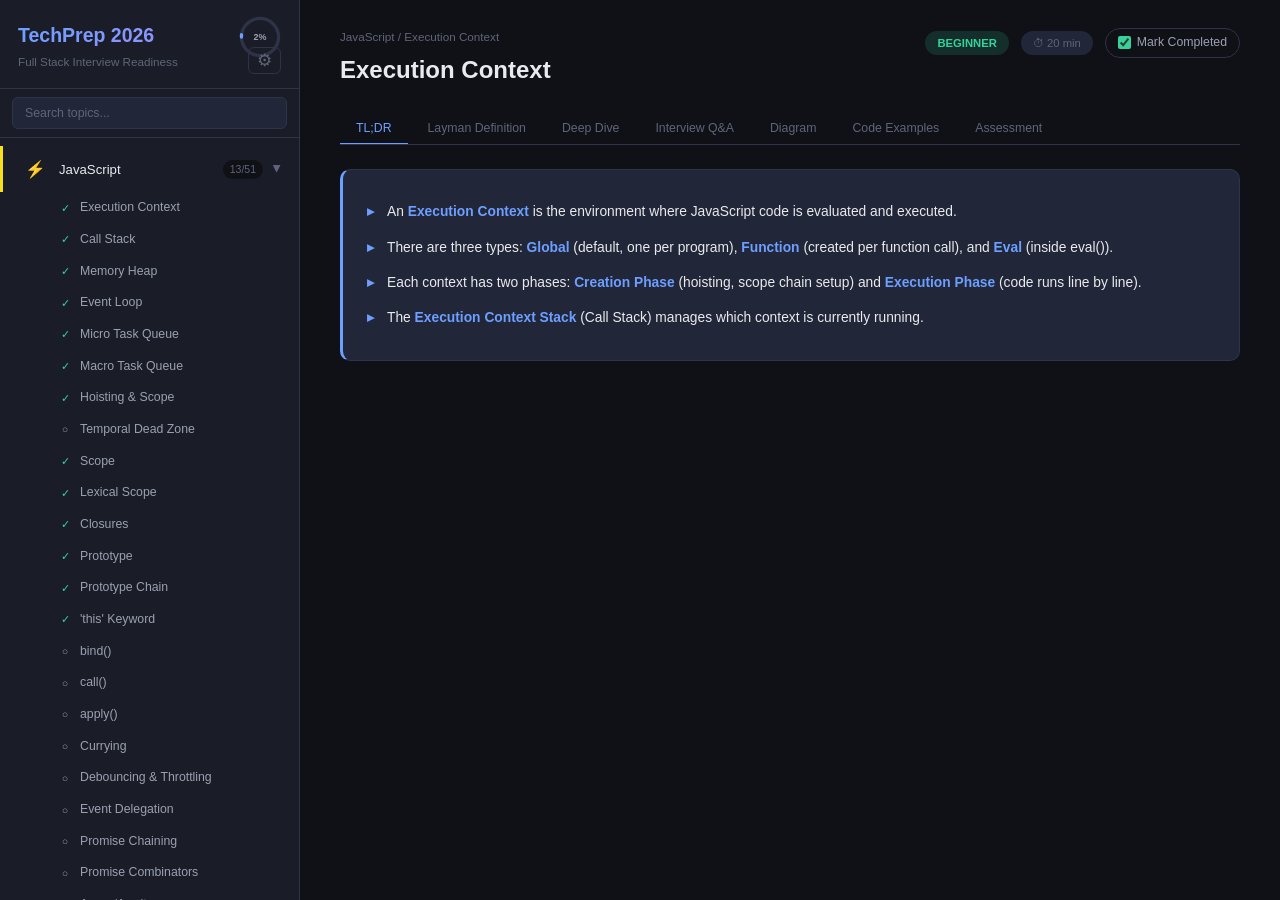
<file: index.html>
<!DOCTYPE html>
<html lang="en">
<head>
  <meta charset="UTF-8" />
  <meta name="viewport" content="width=device-width, initial-scale=1.0" />
  <title>TechPrep 2026 — Interview Readiness</title>
  <meta name="viewport" content="width=device-width, initial-scale=1.0, maximum-scale=1.0, user-scalable=no" />
  <link rel="stylesheet" href="css/style.css" />
</head>
<body>
  <button class="hamburger" id="hamburger" aria-label="Toggle sidebar">&#9776;</button>
  <div class="sidebar-overlay" id="sidebar-overlay"></div>
  <div id="app">
    <aside id="sidebar">
      <div class="sidebar-header">
        <h1>TechPrep 2026</h1>
        <p class="subtitle">Full Stack Interview Readiness</p>
        <div class="progress-ring-container">
          <svg viewBox="0 0 36 36" class="progress-ring">
            <path class="ring-bg" d="M18 2.0845 a 15.9155 15.9155 0 0 1 0 31.831 a 15.9155 15.9155 0 0 1 0 -31.831" />
            <path class="ring-fill" id="progress-ring-fill" d="M18 2.0845 a 15.9155 15.9155 0 0 1 0 31.831 a 15.9155 15.9155 0 0 1 0 -31.831" />
          </svg>
          <span id="progress-percent" class="progress-text">0%</span>
        </div>
        <button class="settings-btn" id="settings-btn" title="Preferences">⚙</button>
      </div>
      <div class="search-wrapper">
        <input type="text" id="topic-search" placeholder="Search topics..." autocomplete="off" />
      </div>
      <nav id="category-nav">
        <!-- Categories rendered by JS -->
      </nav>
    </aside>

    <main id="content">
      <div id="welcome-screen" class="content-panel">
        <div class="welcome-content">
          <span class="welcome-icon">🚀</span>
          <h2>Welcome to TechPrep 2026</h2>
          <p>Select a category from the sidebar to begin mastering interview topics.</p>
          <div class="quick-stats">
            <div class="stat-card">
              <span class="stat-number" id="total-topics">0</span>
              <span class="stat-label">Topics</span>
            </div>
            <div class="stat-card">
              <span class="stat-number" id="completed-count">0</span>
              <span class="stat-label">Completed</span>
            </div>
            <div class="stat-card">
              <span class="stat-number" id="categories-count">0</span>
              <span class="stat-label">Categories</span>
            </div>
          </div>
        </div>
      </div>

      <div id="topic-view" class="content-panel" style="display:none;">
        <div class="topic-header">
          <div>
            <span id="topic-breadcrumb" class="breadcrumb"></span>
            <h2 id="topic-title"></h2>
          </div>
          <div class="topic-meta">
            <span id="topic-difficulty" class="difficulty-badge"></span>
            <span id="topic-time" class="time-badge"></span>
            <label class="completed-toggle">
              <input type="checkbox" id="mark-completed" />
              <span>Mark Completed</span>
            </label>
          </div>
        </div>

        <div class="topic-body">
          <nav class="topic-tabs">
            <button class="tab active" data-section="tldr">TL;DR</button>
            <button class="tab" data-section="layman">Layman Definition</button>
            <button class="tab" data-section="deepdive">Deep Dive</button>
            <button class="tab" data-section="interview">Interview Q&A</button>
            <button class="tab" data-section="diagram">Diagram</button>
            <button class="tab" data-section="code">Code Examples</button>
            <button class="tab" data-section="mcq">Assessment</button>
          </nav>

          <!-- TLDR -->
          <section id="sec-tldr" class="tab-content active">
            <div class="section-card tldr-card">
              <div class="tldr-content" id="tldr-content"></div>
            </div>
          </section>

          <!-- Layman -->
          <section id="sec-layman" class="tab-content">
            <div class="section-card">
              <div class="section-icon">🧑‍🏫</div>
              <p id="layman-content"></p>
            </div>
          </section>

          <!-- Deep Dive -->
          <section id="sec-deepdive" class="tab-content">
            <div class="section-card">
              <div id="deepdive-content"></div>
            </div>
          </section>

          <!-- Interview Q&A -->
          <section id="sec-interview" class="tab-content">
            <div id="interview-list"></div>
          </section>

          <!-- Diagram -->
          <section id="sec-diagram" class="tab-content">
            <div class="diagram-container">
              <div id="diagram-content"></div>
            </div>
          </section>

          <!-- Code -->
          <section id="sec-code" class="tab-content">
            <div id="code-examples"></div>
          </section>

          <!-- MCQ -->
          <section id="sec-mcq" class="tab-content">
            <div id="mcq-container">
              <div id="mcq-questions"></div>
              <button id="mcq-submit" class="btn-primary">Submit Answers</button>
              <div id="mcq-result"></div>
            </div>
          </section>
        </div>
      </div>
    </main>
  </div>

  <!-- Preferences Panel -->
  <div class="prefs-overlay" id="prefs-overlay">
    <div class="prefs-panel">
      <div class="prefs-header">
        <h2>Preferences</h2>
        <button class="prefs-close" id="prefs-close">&times;</button>
      </div>
      <div class="prefs-body" id="prefs-body">
        <!-- Rendered by JS -->
      </div>
    </div>
  </div>

  <script src="data/javascript/topics-data.js"></script>
  <script src="data/react/topics-data.js"></script>
  <script src="data/nodejs/topics-data.js"></script>
  <script src="data/nextjs/topics-data.js"></script>
  <script src="data/express/topics-data.js"></script>
  <script src="data/mongodb/topics-data.js"></script>
  <script src="data/sql/topics-data.js"></script>
  <script src="data/auth/topics-data.js"></script>
  <script src="data/devops-fundamentals/topics-data.js"></script>
  <script src="data/version-control-git/topics-data.js"></script>
  <script src="data/github/topics-data.js"></script>
  <script src="data/cicd/topics-data.js"></script>
  <script src="data/github-actions/topics-data.js"></script>
  <script src="data/jenkins/topics-data.js"></script>
  <script src="data/docker/topics-data.js"></script>
  <script src="data/kubernetes/topics-data.js"></script>
  <script src="data/cdn/topics-data.js"></script>
  <script src="data/traffic-management/topics-data.js"></script>
  <script src="data/api-gateway/topics-data.js"></script>
  <script src="data/monitoring/topics-data.js"></script>
  <script src="data/logging/topics-data.js"></script>
  <script src="data/mern/topics-data.js"></script>
  <script src="data/system-design/topics-data.js"></script>
  <script src="data/devops/topics-data.js"></script>
  <script src="data/git/topics-data.js"></script>
  <script src="data/dsa/topics-data.js"></script>
  <script src="data/oop/topics-data.js"></script>
  <script src="data/practice/topics-data.js"></script>
  <script src="js/app.js"></script>
</body>
</html>
</file>
<file: css/style.css>
/* ===================== RESET & BASE ===================== */
*, *::before, *::after {
  margin: 0;
  padding: 0;
  box-sizing: border-box;
}

/* ===================== THEME PRESETS ===================== */
.theme-dark {
  --bg-primary: #0f1117;
  --bg-secondary: #1a1d28;
  --bg-card: #222639;
  --bg-hover: #2a2f45;
  --text-primary: #e8eaed;
  --text-secondary: #9aa0b0;
  --text-muted: #5f6578;
  --border: #2e3348;
  --accent: #6c9fff;
  --accent-hover: #5a8aee;
  --success: #34d399;
  --warning: #fbbf24;
  --danger: #f87171;
  --purple: #a78bfa;
  --pink: #f472b6;
}

.theme-light {
  --bg-primary: #ffffff;
  --bg-secondary: #f5f6fa;
  --bg-card: #ffffff;
  --bg-hover: #eef0f6;
  --text-primary: #1a1d2e;
  --text-secondary: #5a5f7a;
  --text-muted: #9aa0b0;
  --border: #dde0ea;
  --accent: #4f7cff;
  --accent-hover: #3a66ee;
  --success: #22c57e;
  --warning: #e6a817;
  --danger: #e74c4c;
  --purple: #8b6cf7;
  --pink: #e472b6;
}

.theme-sepia {
  --bg-primary: #fbf3e8;
  --bg-secondary: #f0e6d3;
  --bg-card: #faf1e2;
  --bg-hover: #e8dcc8;
  --text-primary: #3b2e1a;
  --text-secondary: #6b5d4a;
  --text-muted: #9a8a75;
  --border: #d6c8b4;
  --accent: #8b6c42;
  --accent-hover: #7a5e38;
  --success: #5c8f6a;
  --warning: #c4943a;
  --danger: #b3513a;
  --purple: #7f6a9e;
  --pink: #b06a8e;
}

.theme-forest {
  --bg-primary: #0f1a12;
  --bg-secondary: #1a2a1f;
  --bg-card: #223528;
  --bg-hover: #2a4030;
  --text-primary: #dce8d8;
  --text-secondary: #9aaf96;
  --text-muted: #5f785c;
  --border: #2e4a35;
  --accent: #6abf69;
  --accent-hover: #58ad57;
  --success: #4ecdc4;
  --warning: #f4d03f;
  --danger: #e67e5a;
  --purple: #9b8ec4;
  --pink: #d4849a;
}

.theme-ocean {
  --bg-primary: #0a1628;
  --bg-secondary: #14223a;
  --bg-card: #1a2d48;
  --bg-hover: #223a58;
  --text-primary: #d6e6f5;
  --text-secondary: #8aa9cc;
  --text-muted: #5a7a9a;
  --border: #26466a;
  --accent: #4fc3f7;
  --accent-hover: #3ab0e8;
  --success: #66bb6a;
  --warning: #ffb74d;
  --danger: #ef5350;
  --purple: #9575cd;
  --pink: #f06292;
}

:root {
  --sidebar-width: 300px;
  --radius: 10px;
  --radius-sm: 6px;
  --shadow: 0 2px 12px rgba(0,0,0,0.3);
  --transition: 0.2s ease;
  --body-font: -apple-system, BlinkMacSystemFont, 'Segoe UI', Roboto, 'Helvetica Neue', Arial, sans-serif;
  --heading-font: -apple-system, BlinkMacSystemFont, 'Segoe UI', Roboto, 'Helvetica Neue', Arial, sans-serif;
}

html {
  font-size: 15px;
  scroll-behavior: smooth;
}

body {
  font-family: var(--body-font);
  background: var(--bg-primary);
  color: var(--text-primary);
  line-height: 1.6;
  overflow: hidden;
}

h1, h2, h3, h4, h5, h6 {
  font-family: var(--heading-font);
}

/* ===================== LAYOUT ===================== */
#app {
  display: flex;
  height: 100vh;
  overflow: hidden;
}

/* ===================== SIDEBAR ===================== */
#sidebar {
  width: var(--sidebar-width);
  min-width: var(--sidebar-width);
  background: var(--bg-secondary);
  border-right: 1px solid var(--border);
  display: flex;
  flex-direction: column;
  overflow: hidden;
}

.sidebar-header {
  padding: 20px 18px 16px;
  border-bottom: 1px solid var(--border);
  position: relative;
}

.sidebar-header h1 {
  font-size: 1.3rem;
  font-weight: 700;
  background: linear-gradient(135deg, var(--accent), var(--purple));
  -webkit-background-clip: text;
  -webkit-text-fill-color: transparent;
  background-clip: text;
}

.sidebar-header .subtitle {
  font-size: 0.78rem;
  color: var(--text-muted);
  margin-top: 2px;
}

.progress-ring-container {
  position: absolute;
  top: 16px;
  right: 18px;
  width: 42px;
  height: 42px;
}

.progress-ring {
  width: 42px;
  height: 42px;
  transform: rotate(-90deg);
}

.ring-bg {
  fill: none;
  stroke: var(--border);
  stroke-width: 2.8;
}

.ring-fill {
  fill: none;
  stroke: var(--accent);
  stroke-width: 2.8;
  stroke-linecap: round;
  stroke-dasharray: 100;
  stroke-dashoffset: 100;
  transition: stroke-dashoffset 0.5s ease;
}

.progress-text {
  position: absolute;
  top: 50%;
  left: 50%;
  transform: translate(-50%, -50%);
  font-size: 0.6rem;
  font-weight: 700;
  color: var(--text-secondary);
}

/* ===================== SIDEBAR SEARCH ===================== */
.search-wrapper {
  padding: 8px 12px;
  border-bottom: 1px solid var(--border);
}

#topic-search {
  width: 100%;
  padding: 8px 12px;
  border: 1px solid var(--border);
  border-radius: var(--radius-sm);
  background: var(--bg-card);
  color: var(--text-primary);
  font-size: 0.82rem;
  outline: none;
  transition: border-color var(--transition);
}

#topic-search:focus {
  border-color: var(--accent);
}

#topic-search::placeholder {
  color: var(--text-muted);
}

/* ===================== SETTINGS BUTTON ===================== */
.settings-btn {
  position: absolute;
  bottom: 14px;
  right: 18px;
  background: none;
  border: 1px solid var(--border);
  border-radius: var(--radius-sm);
  color: var(--text-muted);
  cursor: pointer;
  font-size: 1.1rem;
  padding: 4px 8px;
  line-height: 1;
  transition: all var(--transition);
}

.settings-btn:hover {
  color: var(--accent);
  border-color: var(--accent);
  background: rgba(108, 159, 255, 0.06);
}

/* ===================== PREFERENCES OVERLAY ===================== */
.prefs-overlay {
  position: fixed;
  inset: 0;
  background: rgba(0,0,0,0.5);
  z-index: 1000;
  display: none;
  align-items: center;
  justify-content: center;
  backdrop-filter: blur(4px);
}

.prefs-overlay.open {
  display: flex;
}

.prefs-panel {
  background: var(--bg-card);
  border: 1px solid var(--border);
  border-radius: var(--radius);
  width: 480px;
  max-width: 90vw;
  max-height: 85vh;
  overflow-y: auto;
  padding: 0;
  box-shadow: var(--shadow);
  animation: fadeIn 0.2s ease;
}

.prefs-header {
  display: flex;
  justify-content: space-between;
  align-items: center;
  padding: 18px 20px;
  border-bottom: 1px solid var(--border);
  position: sticky;
  top: 0;
  background: var(--bg-card);
  z-index: 1;
}

.prefs-header h2 {
  font-size: 1.1rem;
  font-weight: 600;
}

.prefs-close {
  background: none;
  border: none;
  color: var(--text-muted);
  font-size: 1.3rem;
  cursor: pointer;
  padding: 0 4px;
  line-height: 1;
  transition: color var(--transition);
}

.prefs-close:hover {
  color: var(--text-primary);
}

.prefs-body {
  padding: 16px 20px 20px;
}

.prefs-section {
  margin-bottom: 18px;
}

.prefs-section:last-child {
  margin-bottom: 0;
}

.prefs-label {
  display: block;
  font-size: 0.8rem;
  font-weight: 600;
  color: var(--text-secondary);
  text-transform: uppercase;
  letter-spacing: 0.5px;
  margin-bottom: 8px;
}

.prefs-row {
  display: flex;
  gap: 8px;
  flex-wrap: wrap;
}

.theme-option {
  flex: 1;
  min-width: 70px;
  padding: 8px 4px;
  border: 2px solid var(--border);
  border-radius: var(--radius-sm);
  background: var(--bg-primary);
  color: var(--text-secondary);
  font-size: 0.78rem;
  font-weight: 500;
  cursor: pointer;
  text-align: center;
  transition: all var(--transition);
}

.theme-option:hover {
  border-color: var(--text-muted);
  color: var(--text-primary);
}

.theme-option.active {
  border-color: var(--accent);
  color: var(--accent);
  background: rgba(108, 159, 255, 0.08);
}

.prefs-field {
  display: flex;
  align-items: center;
  gap: 10px;
  margin-bottom: 6px;
}

.prefs-field label {
  font-size: 0.85rem;
  color: var(--text-secondary);
  min-width: 100px;
  flex-shrink: 0;
}

.prefs-field input[type="color"] {
  width: 34px;
  height: 34px;
  padding: 2px;
  border: 1px solid var(--border);
  border-radius: var(--radius-sm);
  background: var(--bg-primary);
  cursor: pointer;
}

.prefs-field input[type="range"] {
  flex: 1;
  accent-color: var(--accent);
}

.prefs-field .range-value {
  font-size: 0.82rem;
  color: var(--text-muted);
  min-width: 32px;
  text-align: right;
}

.prefs-field select {
  flex: 1;
  padding: 6px 10px;
  border: 1px solid var(--border);
  border-radius: var(--radius-sm);
  background: var(--bg-primary);
  color: var(--text-primary);
  font-size: 0.82rem;
  outline: none;
  cursor: pointer;
}

.prefs-field select:focus {
  border-color: var(--accent);
}

.prefs-reset {
  margin-top: 12px;
  padding: 7px 18px;
  font-size: 0.82rem;
  font-weight: 500;
  color: var(--danger);
  background: rgba(248, 113, 113, 0.08);
  border: 1px solid rgba(248, 113, 113, 0.2);
  border-radius: var(--radius-sm);
  cursor: pointer;
  transition: all var(--transition);
}

.prefs-reset:hover {
  background: rgba(248, 113, 113, 0.15);
}

/* ===================== CATEGORY NAV ===================== */
#category-nav {
  flex: 1;
  overflow-y: auto;
  padding: 8px 0;
}

#category-nav::-webkit-scrollbar {
  width: 4px;
}

#category-nav::-webkit-scrollbar-track {
  background: transparent;
}

#category-nav::-webkit-scrollbar-thumb {
  background: var(--border);
  border-radius: 4px;
}

.cat-item {
  border-bottom: 1px solid transparent;
}

.cat-header {
  display: flex;
  align-items: center;
  gap: 10px;
  padding: 10px 18px;
  cursor: pointer;
  transition: background var(--transition);
  user-select: none;
}

.cat-header:hover {
  background: var(--bg-hover);
}

.cat-header .cat-icon {
  font-size: 1.1rem;
  width: 28px;
  text-align: center;
}

.cat-header .cat-name {
  flex: 1;
  font-size: 0.88rem;
  font-weight: 500;
}

.cat-header .cat-arrow {
  font-size: 0.65rem;
  color: var(--text-muted);
  transition: transform var(--transition);
}

.cat-header.open .cat-arrow {
  transform: rotate(90deg);
}

.cat-progress {
  font-size: 0.7rem;
  color: var(--text-muted);
  background: var(--bg-primary);
  padding: 1px 7px;
  border-radius: 10px;
  min-width: 28px;
  text-align: center;
}

.cat-topics {
  max-height: 0;
  overflow: hidden;
  transition: max-height 0.3s ease;
}

.cat-topics.open {
  max-height: 2000px;
}

.topic-link {
  display: flex;
  align-items: center;
  gap: 8px;
  padding: 6px 18px 6px 56px;
  font-size: 0.82rem;
  color: var(--text-secondary);
  cursor: pointer;
  transition: all var(--transition);
  border-left: 2px solid transparent;
}

.topic-link:hover {
  color: var(--text-primary);
  background: var(--bg-hover);
}

.topic-link.active {
  color: var(--accent);
  border-left-color: var(--accent);
  background: rgba(108, 159, 255, 0.06);
}

.topic-link .check {
  font-size: 0.7rem;
  width: 14px;
  text-align: center;
  flex-shrink: 0;
}

.topic-link .check.done {
  color: var(--success);
}

/* ===================== MAIN CONTENT ===================== */
#content {
  flex: 1;
  overflow-y: auto;
  padding: 28px 36px;
  background: var(--bg-primary);
}

#content::-webkit-scrollbar {
  width: 6px;
}

#content::-webkit-scrollbar-thumb {
  background: var(--border);
  border-radius: 4px;
}

.content-panel {
  max-width: 900px;
  margin: 0 auto;
  animation: fadeIn 0.3s ease;
}

@keyframes fadeIn {
  from { opacity: 0; transform: translateY(8px); }
  to { opacity: 1; transform: translateY(0); }
}

/* ===================== WELCOME ===================== */
.welcome-content {
  text-align: center;
  padding: 80px 20px;
}

.welcome-icon {
  font-size: 4rem;
  display: block;
  margin-bottom: 16px;
}

.welcome-content h2 {
  font-size: 1.8rem;
  font-weight: 700;
  margin-bottom: 8px;
}

.welcome-content > p {
  color: var(--text-secondary);
  font-size: 1rem;
  margin-bottom: 40px;
}

.quick-stats {
  display: flex;
  gap: 20px;
  justify-content: center;
  flex-wrap: wrap;
}

.stat-card {
  background: var(--bg-card);
  border: 1px solid var(--border);
  border-radius: var(--radius);
  padding: 20px 32px;
  min-width: 140px;
}

.stat-number {
  display: block;
  font-size: 2rem;
  font-weight: 700;
  color: var(--accent);
}

.stat-label {
  font-size: 0.8rem;
  color: var(--text-muted);
  text-transform: uppercase;
  letter-spacing: 0.5px;
}

/* ===================== TOPIC HEADER ===================== */
.topic-header {
  display: flex;
  justify-content: space-between;
  align-items: flex-start;
  gap: 20px;
  margin-bottom: 24px;
  flex-wrap: wrap;
}

.topic-header h2 {
  font-size: 1.6rem;
  font-weight: 700;
}

.breadcrumb {
  font-size: 0.78rem;
  color: var(--text-muted);
  display: block;
  margin-bottom: 4px;
}

.topic-meta {
  display: flex;
  align-items: center;
  gap: 12px;
  flex-wrap: wrap;
}

.difficulty-badge {
  padding: 3px 12px;
  border-radius: 20px;
  font-size: 0.75rem;
  font-weight: 600;
  text-transform: uppercase;
}

.difficulty-badge.beginner {
  background: rgba(52, 211, 153, 0.15);
  color: var(--success);
}

.difficulty-badge.intermediate {
  background: rgba(251, 191, 36, 0.15);
  color: var(--warning);
}

.difficulty-badge.advanced {
  background: rgba(248, 113, 113, 0.15);
  color: var(--danger);
}

.time-badge {
  padding: 3px 12px;
  border-radius: 20px;
  font-size: 0.75rem;
  background: var(--bg-card);
  color: var(--text-muted);
}

.completed-toggle {
  display: flex;
  align-items: center;
  gap: 6px;
  font-size: 0.82rem;
  color: var(--text-secondary);
  cursor: pointer;
  padding: 4px 12px;
  border-radius: 20px;
  border: 1px solid var(--border);
  transition: all var(--transition);
}

.completed-toggle:hover {
  border-color: var(--success);
  color: var(--success);
}

.completed-toggle input[type="checkbox"] {
  accent-color: var(--success);
}

/* ===================== TABS ===================== */
.topic-tabs {
  display: flex;
  gap: 4px;
  margin-bottom: 24px;
  border-bottom: 1px solid var(--border);
  padding-bottom: 0;
  overflow-x: auto;
  flex-wrap: nowrap;
}

.tab {
  padding: 8px 16px;
  font-size: 0.82rem;
  font-weight: 500;
  color: var(--text-muted);
  background: none;
  border: none;
  border-bottom: 2px solid transparent;
  cursor: pointer;
  transition: all var(--transition);
  white-space: nowrap;
  margin-bottom: -1px;
}

.tab:hover {
  color: var(--text-secondary);
}

.tab.active {
  color: var(--accent);
  border-bottom-color: var(--accent);
}

/* ===================== SECTION CARDS ===================== */
.tab-content {
  display: none;
  animation: fadeIn 0.25s ease;
}

.tab-content.active {
  display: block;
}

.section-card {
  background: var(--bg-card);
  border: 1px solid var(--border);
  border-radius: var(--radius);
  padding: 24px;
  margin-bottom: 16px;
}

.section-icon {
  font-size: 2rem;
  margin-bottom: 12px;
}

/* TLDR */
.tldr-card {
  border-left: 3px solid var(--accent);
}

.tldr-content {
  font-size: 0.92rem;
  line-height: 1.7;
  color: var(--text-primary);
}

.tldr-content ul {
  list-style: none;
  padding: 0;
}

.tldr-content ul li {
  padding: 6px 0;
  padding-left: 20px;
  position: relative;
}

.tldr-content ul li::before {
  content: "▸";
  position: absolute;
  left: 0;
  color: var(--accent);
  font-weight: bold;
}

.tldr-content strong {
  color: var(--accent);
}

/* Deep dive */
#deepdive-content h3 {
  font-size: 1.1rem;
  font-weight: 600;
  margin: 20px 0 8px;
  color: var(--accent);
}

#deepdive-content h3:first-child {
  margin-top: 0;
}

#deepdive-content p {
  margin-bottom: 12px;
  color: var(--text-secondary);
  line-height: 1.7;
}

#deepdive-content ul {
  list-style: none;
  padding: 0;
  margin: 8px 0 16px;
}

#deepdive-content ul li {
  padding: 4px 0 4px 20px;
  position: relative;
  color: var(--text-secondary);
}

#deepdive-content ul li::before {
  content: "•";
  position: absolute;
  left: 4px;
  color: var(--accent);
}

#deepdive-content .interview-definition {
  background: rgba(108, 159, 255, 0.08);
  border-left: 3px solid var(--accent);
  padding: 16px 20px;
  border-radius: 0 var(--radius-sm) var(--radius-sm) 0;
  margin: 16px 0;
  font-size: 0.92rem;
  line-height: 1.7;
}

/* Interview Q&A */
.interview-item {
  background: var(--bg-card);
  border: 1px solid var(--border);
  border-radius: var(--radius);
  margin-bottom: 12px;
  overflow: hidden;
}

.interview-q {
  padding: 14px 18px;
  font-size: 0.9rem;
  font-weight: 600;
  cursor: pointer;
  display: flex;
  justify-content: space-between;
  align-items: center;
  transition: background var(--transition);
  user-select: none;
}

.interview-q:hover {
  background: var(--bg-hover);
}

.interview-q .q-number {
  color: var(--accent);
  margin-right: 10px;
  font-weight: 700;
}

.interview-q .q-toggle {
  font-size: 0.7rem;
  color: var(--text-muted);
  transition: transform var(--transition);
}

.interview-item.open .q-toggle {
  transform: rotate(180deg);
}

.interview-a {
  max-height: 0;
  overflow: hidden;
  transition: max-height 0.35s ease;
  padding: 0 18px;
}

.interview-item.open .interview-a {
  max-height: 2000px;
  padding: 0 18px 16px;
}

.interview-a p {
  font-size: 0.88rem;
  color: var(--text-secondary);
  line-height: 1.7;
  margin-bottom: 8px;
}

.interview-a pre {
  background: var(--bg-primary);
  border: 1px solid var(--border);
  border-radius: var(--radius-sm);
  padding: 12px 16px;
  overflow-x: auto;
  margin: 8px 0;
  font-size: 0.82rem;
  font-family: 'Fira Code', 'Cascadia Code', 'JetBrains Mono', monospace;
  color: var(--text-primary);
  line-height: 1.5;
}

.interview-a code {
  font-family: 'Fira Code', 'Cascadia Code', 'JetBrains Mono', monospace;
  font-size: 0.82rem;
  background: var(--bg-primary);
  padding: 1px 5px;
  border-radius: 3px;
  color: var(--pink);
}

.interview-a pre code {
  background: none;
  padding: 0;
  color: inherit;
}

.interview-a strong {
  color: var(--text-primary);
}

/* ===================== DIAGRAM ===================== */
.diagram-container {
  background: var(--bg-card);
  border: 1px solid var(--border);
  border-radius: var(--radius);
  padding: 20px;
  overflow-x: auto;
}

.diagram-container svg {
  display: block;
  margin: 0 auto;
  max-width: 100%;
  height: auto;
}

.diagram-container .diagram-caption {
  text-align: center;
  margin-top: 12px;
  font-size: 0.82rem;
  color: var(--text-muted);
}

/* ===================== CODE EXAMPLES ===================== */
.code-example {
  background: var(--bg-card);
  border: 1px solid var(--border);
  border-radius: var(--radius);
  margin-bottom: 16px;
  overflow: hidden;
}

.code-example-header {
  display: flex;
  justify-content: space-between;
  align-items: center;
  padding: 12px 18px;
  background: var(--bg-secondary);
  border-bottom: 1px solid var(--border);
}

.code-example-header .code-title {
  font-size: 0.88rem;
  font-weight: 600;
}

.code-example-header .code-use {
  font-size: 0.75rem;
  color: var(--text-muted);
  background: var(--bg-primary);
  padding: 2px 10px;
  border-radius: 12px;
}

.code-example pre {
  padding: 16px 18px;
  overflow-x: auto;
  font-size: 0.82rem;
  font-family: 'Fira Code', 'Cascadia Code', 'JetBrains Mono', monospace;
  line-height: 1.6;
  color: var(--text-primary);
  background: var(--bg-primary);
}

.code-example .code-desc {
  padding: 10px 18px 14px;
  font-size: 0.82rem;
  color: var(--text-secondary);
  border-top: 1px solid var(--border);
  line-height: 1.6;
}

/* ===================== MCQ ===================== */
.mcq-question {
  background: var(--bg-card);
  border: 1px solid var(--border);
  border-radius: var(--radius);
  padding: 20px;
  margin-bottom: 16px;
}

.mcq-question .mcq-q-text {
  font-size: 0.92rem;
  font-weight: 600;
  margin-bottom: 12px;
  line-height: 1.5;
}

.mcq-question .mcq-q-num {
  color: var(--accent);
  margin-right: 6px;
}

.mcq-options {
  display: flex;
  flex-direction: column;
  gap: 6px;
}

.mcq-option {
  display: flex;
  align-items: center;
  gap: 10px;
  padding: 8px 12px;
  border-radius: var(--radius-sm);
  cursor: pointer;
  transition: background var(--transition);
  font-size: 0.85rem;
  color: var(--text-secondary);
}

.mcq-option:hover {
  background: var(--bg-hover);
}

.mcq-option input[type="radio"] {
  accent-color: var(--accent);
}

.mcq-option.correct {
  background: rgba(52, 211, 153, 0.1);
  color: var(--success);
}

.mcq-option.wrong {
  background: rgba(248, 113, 113, 0.1);
  color: var(--danger);
}

.mcq-option.reveal-correct {
  background: rgba(52, 211, 153, 0.08);
  color: var(--success);
}

.mcq-explanation {
  margin-top: 10px;
  padding: 10px 14px;
  background: var(--bg-primary);
  border-radius: var(--radius-sm);
  font-size: 0.82rem;
  color: var(--text-muted);
  display: none;
  line-height: 1.6;
}

.mcq-explanation.show {
  display: block;
}

.btn-primary {
  padding: 10px 28px;
  font-size: 0.9rem;
  font-weight: 600;
  color: #fff;
  background: var(--accent);
  border: none;
  border-radius: var(--radius-sm);
  cursor: pointer;
  transition: background var(--transition);
  margin-top: 4px;
}

.btn-primary:hover {
  background: var(--accent-hover);
}

#mcq-result {
  margin-top: 20px;
  padding: 16px 20px;
  border-radius: var(--radius);
  font-size: 0.9rem;
  font-weight: 600;
  text-align: center;
  display: none;
}

#mcq-result.show {
  display: block;
}

#mcq-result.pass {
  background: rgba(52, 211, 153, 0.12);
  color: var(--success);
  border: 1px solid rgba(52, 211, 153, 0.25);
}

#mcq-result.fail {
  background: rgba(248, 113, 113, 0.12);
  color: var(--danger);
  border: 1px solid rgba(248, 113, 113, 0.25);
}

/* ===================== SYNTAX HIGHLIGHTING (minimal) ===================== */
.hl-keyword { color: #c678dd; }
.hl-string { color: #98c379; }
.hl-number { color: #d19a66; }
.hl-comment { color: #5c6370; font-style: italic; }
.hl-function { color: #61afef; }
.hl-builtin { color: #56b6c2; }
.hl-operator { color: #abb2bf; }
.hl-param { color: #e5c07b; }

/* ===================== HAMBURGER MENU ===================== */
.hamburger {
  display: none;
  position: fixed;
  top: 10px;
  left: 10px;
  z-index: 1001;
  width: 38px;
  height: 38px;
  padding: 6px;
  background: var(--bg-secondary);
  border: 1px solid var(--border);
  border-radius: var(--radius-sm);
  cursor: pointer;
  color: var(--text-primary);
  font-size: 1.2rem;
  line-height: 1;
  text-align: center;
  transition: all var(--transition);
  box-shadow: var(--shadow);
}

.hamburger:hover {
  background: var(--bg-hover);
  border-color: var(--accent);
}

.hamburger.active {
  left: 10px;
}

.sidebar-overlay {
  display: none;
  position: fixed;
  inset: 0;
  background: rgba(0,0,0,0.4);
  z-index: 998;
  backdrop-filter: blur(2px);
}

.sidebar-overlay.open {
  display: block;
}

/* ===================== RESPONSIVE ===================== */

/* Tablets and small laptops */
@media (max-width: 1024px) {
  :root {
    --sidebar-width: 260px;
  }

  #content {
    padding: 22px 24px;
  }

  .content-panel {
    max-width: 100%;
  }

  .welcome-content {
    padding: 50px 20px;
  }

  .welcome-content h2 {
    font-size: 1.5rem;
  }

  .topic-header h2 {
    font-size: 1.3rem;
  }
}

/* Mobile portrait & landscape */
@media (max-width: 768px) {
  :root {
    --sidebar-width: 280px;
  }

  .hamburger {
    display: block;
  }

  #sidebar {
    position: fixed;
    top: 0;
    left: -300px;
    width: var(--sidebar-width);
    min-width: var(--sidebar-width);
    height: 100vh;
    max-height: none;
    z-index: 999;
    border-right: 1px solid var(--border);
    border-bottom: none;
    transition: left 0.3s ease;
    box-shadow: 2px 0 12px rgba(0,0,0,0.3);
  }

  #sidebar.open {
    left: 0;
  }

  #app {
    flex-direction: column;
  }

  #content {
    padding: 14px 14px 14px 58px;
    min-height: 100vh;
  }

  .sidebar-header {
    padding: 16px 14px 14px;
  }

  .sidebar-header h1 {
    font-size: 1.1rem;
  }

  .progress-ring-container {
    top: 12px;
    right: 14px;
    width: 36px;
    height: 36px;
  }

  .progress-ring {
    width: 36px;
    height: 36px;
  }

  .progress-text {
    font-size: 0.55rem;
  }

  .cat-header {
    padding: 8px 14px;
  }

  .cat-header .cat-name {
    font-size: 0.82rem;
  }

  .topic-link {
    padding: 5px 14px 5px 46px;
    font-size: 0.78rem;
  }

  .search-wrapper {
    padding: 6px 10px;
  }

  #topic-search {
    padding: 6px 10px;
    font-size: 0.78rem;
  }

  .topic-header {
    flex-direction: column;
    gap: 12px;
    margin-bottom: 16px;
  }

  .topic-header h2 {
    font-size: 1.15rem;
  }

  .topic-meta {
    gap: 8px;
  }

  .topic-tabs {
    gap: 2px;
    margin-bottom: 16px;
    overflow-x: auto;
    -webkit-overflow-scrolling: touch;
    scrollbar-width: none;
  }

  .topic-tabs::-webkit-scrollbar {
    display: none;
  }

  .tab {
    padding: 6px 10px;
    font-size: 0.72rem;
    flex-shrink: 0;
  }

  .section-card {
    padding: 16px;
  }

  .tldr-content {
    font-size: 0.85rem;
  }

  .welcome-content {
    padding: 30px 14px;
  }

  .welcome-content h2 {
    font-size: 1.3rem;
  }

  .welcome-content > p {
    font-size: 0.9rem;
    margin-bottom: 24px;
  }

  .welcome-icon {
    font-size: 3rem;
  }

  .quick-stats {
    gap: 8px;
  }

  .stat-card {
    padding: 12px 16px;
    min-width: 80px;
    flex: 1;
  }

  .stat-number {
    font-size: 1.5rem;
  }

  .stat-label {
    font-size: 0.7rem;
  }

  .code-example-header {
    flex-direction: column;
    align-items: flex-start;
    gap: 4px;
    padding: 10px 14px;
  }

  .code-example pre {
    padding: 12px 14px;
    font-size: 0.75rem;
    overflow-x: auto;
    -webkit-overflow-scrolling: touch;
  }

  .code-example .code-desc {
    padding: 8px 14px 12px;
    font-size: 0.78rem;
  }

  .diagram-container {
    padding: 12px;
    overflow-x: auto;
    -webkit-overflow-scrolling: touch;
  }

  .diagram-container svg {
    max-width: none;
    width: auto;
    height: auto;
  }

  .mcq-question {
    padding: 14px;
  }

  .mcq-question .mcq-q-text {
    font-size: 0.85rem;
  }

  .mcq-option {
    padding: 6px 10px;
    font-size: 0.8rem;
  }

  .interview-q {
    padding: 10px 14px;
    font-size: 0.85rem;
  }

  .interview-a {
    padding: 0 14px;
  }

  .interview-item.open .interview-a {
    padding: 0 14px 12px;
  }

  .interview-a p {
    font-size: 0.82rem;
  }

  .interview-a pre {
    padding: 10px 12px;
    font-size: 0.78rem;
    overflow-x: auto;
    -webkit-overflow-scrolling: touch;
  }

  .prefs-panel {
    width: 95vw;
    max-height: 90vh;
  }

  .prefs-header {
    padding: 14px 16px;
  }

  .prefs-body {
    padding: 12px 16px 16px;
  }

  .prefs-field label {
    min-width: 80px;
    font-size: 0.8rem;
  }

  .btn-primary {
    padding: 8px 22px;
    font-size: 0.85rem;
    width: 100%;
  }

  #mcq-result {
    padding: 12px 16px;
    font-size: 0.85rem;
  }

  #deepdive-content h3 {
    font-size: 1rem;
  }

  #deepdive-content p {
    font-size: 0.85rem;
  }
}

/* Small mobile screens */
@media (max-width: 480px) {
  :root {
    --sidebar-width: 260px;
  }

  #content {
    padding: 10px 10px 10px 52px;
  }

  .hamburger {
    top: 8px;
    left: 8px;
    width: 34px;
    height: 34px;
    font-size: 1rem;
    padding: 5px;
  }

  .topic-header h2 {
    font-size: 1rem;
  }

  .tab {
    padding: 5px 8px;
    font-size: 0.68rem;
  }

  .section-card {
    padding: 12px;
  }

  .tldr-content {
    font-size: 0.82rem;
  }

  .tldr-content ul li {
    padding: 4px 0 4px 16px;
    font-size: 0.82rem;
  }

  .welcome-content h2 {
    font-size: 1.1rem;
  }

  .stat-card {
    padding: 10px 12px;
    min-width: 60px;
  }

  .stat-number {
    font-size: 1.2rem;
  }

  .code-example pre {
    font-size: 0.7rem;
    padding: 10px 10px;
  }

  .mcq-question .mcq-q-text {
    font-size: 0.82rem;
  }

  .mcq-option {
    font-size: 0.78rem;
    padding: 5px 8px;
  }

  .interview-q {
    padding: 8px 12px;
    font-size: 0.82rem;
  }

  .completed-toggle {
    font-size: 0.75rem;
    padding: 3px 10px;
  }

  .difficulty-badge {
    font-size: 0.65rem;
    padding: 2px 8px;
  }

  .time-badge {
    font-size: 0.65rem;
    padding: 2px 8px;
  }

  .prefs-field {
    flex-direction: column;
    align-items: flex-start;
    gap: 4px;
  }

  .prefs-field label {
    min-width: auto;
    font-size: 0.78rem;
  }

  .prefs-field input[type="range"] {
    width: 100%;
  }
}

/* Large screens */
@media (min-width: 1400px) {
  :root {
    --sidebar-width: 320px;
  }

  #content {
    padding: 36px 48px;
  }

  .content-panel {
    max-width: 1000px;
  }
}

/* Print styles */
@media print {
  #sidebar, .hamburger, .sidebar-overlay, .completed-toggle, .settings-btn {
    display: none !important;
  }

  #content {
    padding: 0 !important;
    overflow: visible !important;
  }

  .content-panel {
    max-width: 100% !important;
  }

  body {
    overflow: visible !important;
  }

  #app {
    display: block !important;
    height: auto !important;
  }

  .tab-content {
    display: block !important;
  }

  .topic-tabs {
    display: none !important;
  }

  .code-example pre {
    white-space: pre-wrap;
    word-break: break-all;
  }
}
</file>
